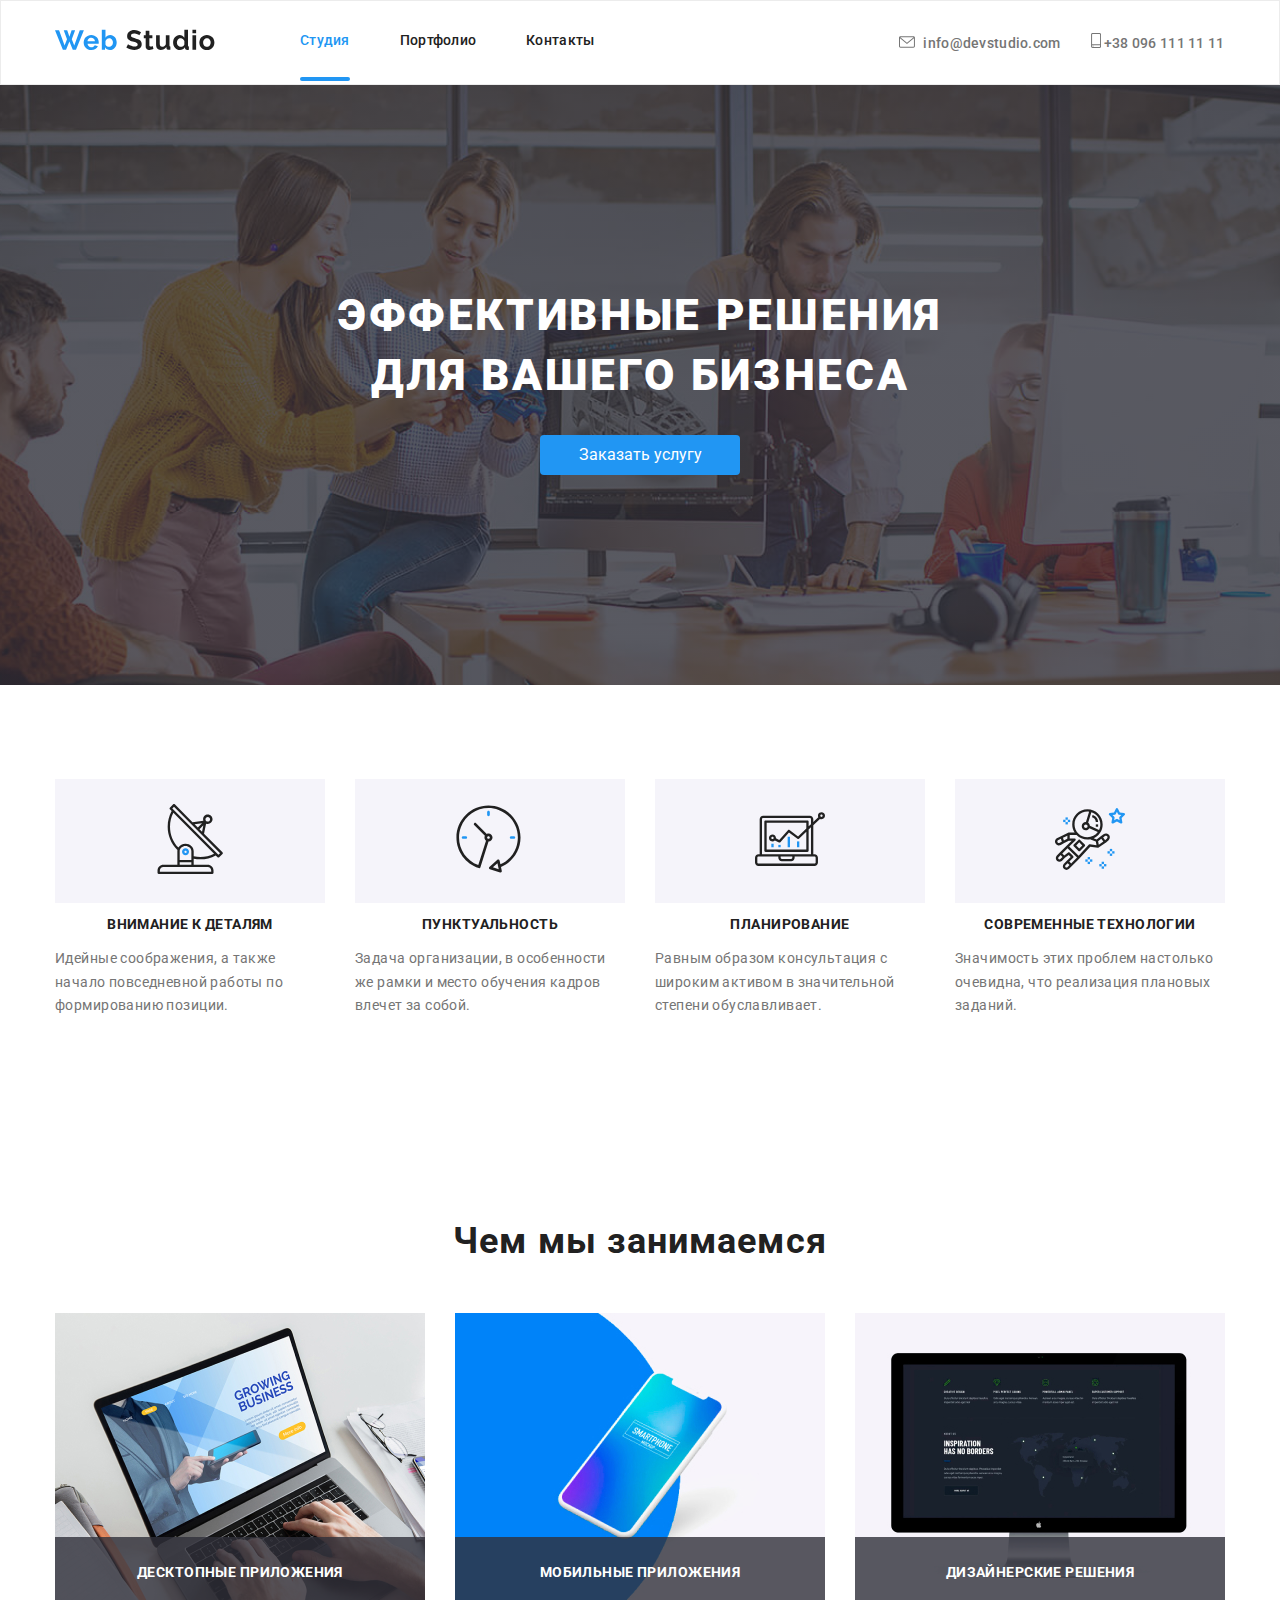
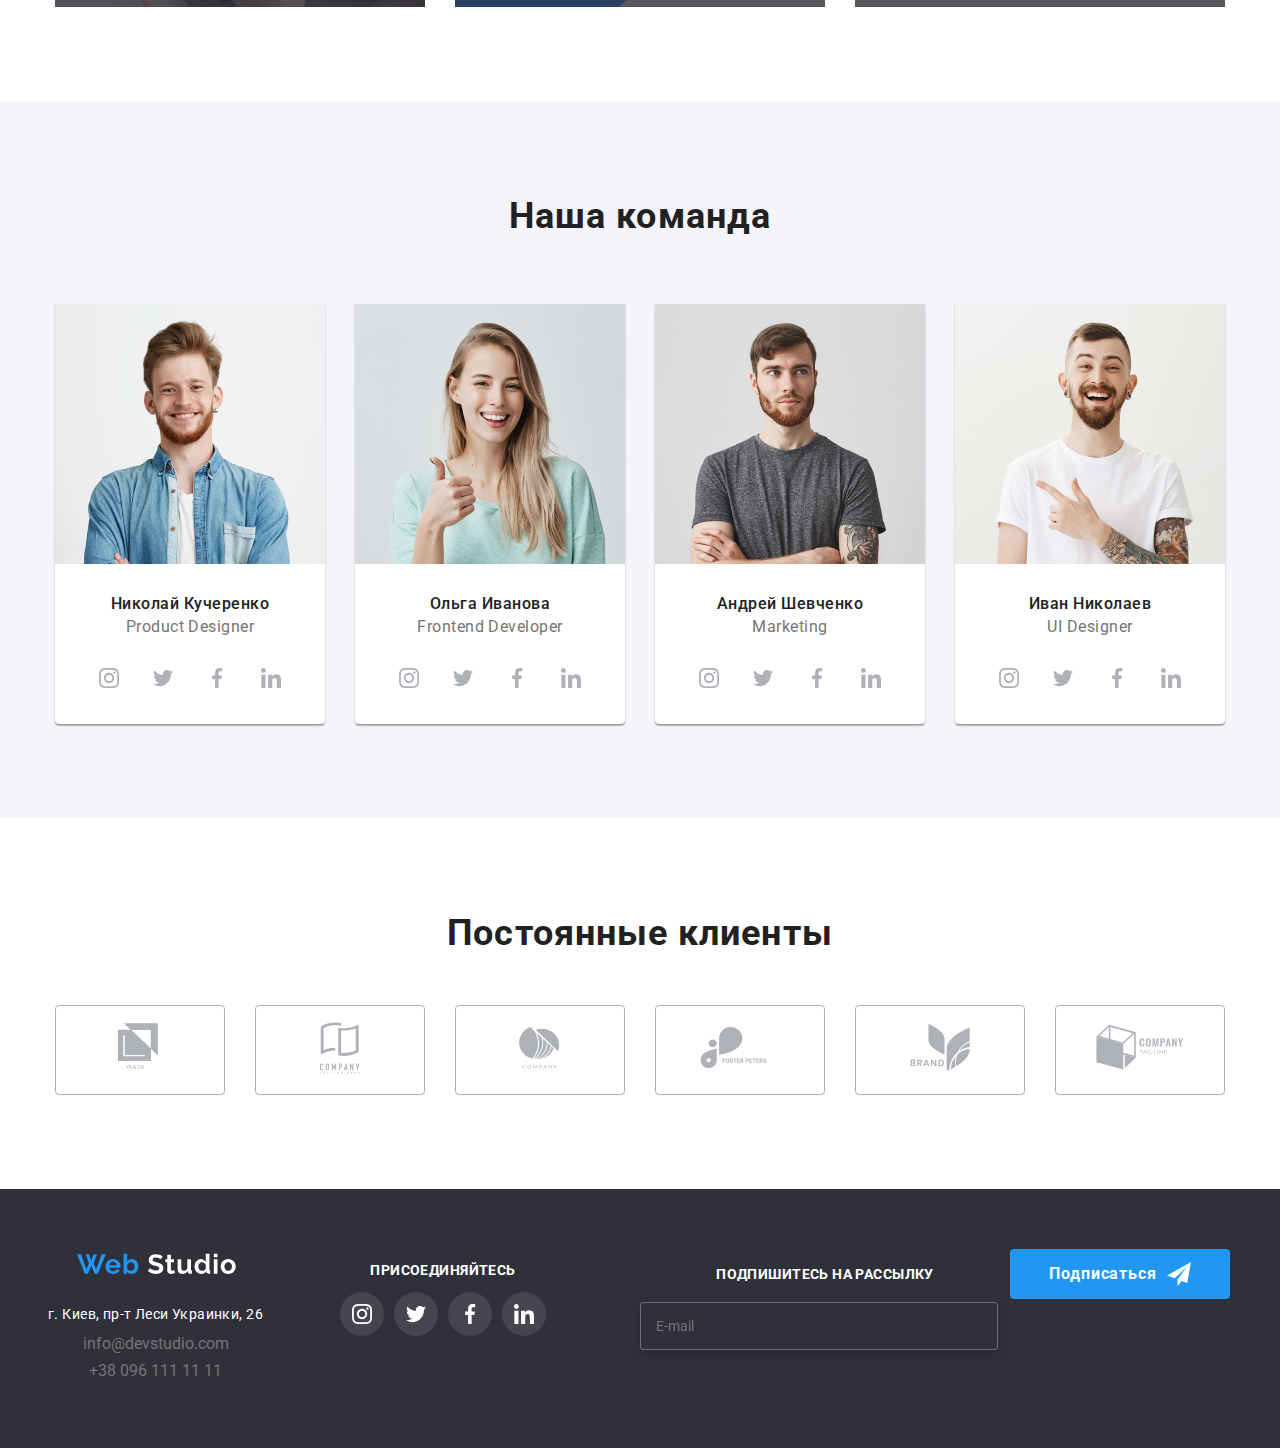
<file: index.html>
<!DOCTYPE html>
<html lang="ru">
  <head>
    <meta charset="UTF-8" />
    <meta name="viewport" content="width=device-width, initial-scale=1.0" />
    <link
      rel="stylesheet"
      href="https://cdnjs.cloudflare.com/ajax/libs/modern-normalize/0.7.0/modern-normalize.min.css"
    />
    <link
      href="https://fonts.googleapis.com/css2?family=Roboto:wght@700;900&display=swap"
      rel="stylesheet"
    />
    <link rel="stylesheet" href="./css/main.min.css" />
    <title>WebStudio</title>
  </head>

  <body class="page">
    <!-- header  -->
    <header>
      <div class="navigation-container">
        <div class="logo">
          <a href="./index.html">
            <svg class="header-icon-size">
              <use
                href="./images/sprite.svg#icon-WebStudio-header"
                width="160"
                height="30"
              />
            </svg>
          </a>
        </div>
        <!-- Site navigation -->
        <button
          type="button"
          class="menu-button"
          data-menu-button
          aria-expanded="false"
          aria-controls="menu-container"
        >
          <svg class="mob-menuicon" aria-label="Переключатель мобильного меню">
            <use
              class="icon-closeburger"
              href="./images/sprite.svg#icon-close-burger"
              width="18"
              height="18"
            ></use>
            <use
              class="icon-burger"
              href="./images/sprite.svg#icon-burger"
              width="24"
              height="16"
            ></use>
          </svg>
        </button>
        <div class="menu-container" id="menu-container" data-menu>
          <div class="navcontacts-container">
            <nav class="nav-bar">
              <ul class="nav list">
                <li class="nav-item">
                  <a class="nav-link current-link" href="./index.html"
                    >Студия</a
                  >
                </li>
                <li class="nav-item">
                  <a class="nav-link" href="./portfolio.html">Портфолио</a>
                </li>
                <li class="nav-item">
                  <a class="nav-link" href="">Контакты</a>
                </li>
              </ul>
            </nav>

            <!-- contacts -->

            <div class="contacts">
              <a class="email-style" href="mailto:info@devstudio.co"
                ><svg class="icon-email" width="16" height="12">
                  <use href="./images/sprite.svg#icon-envelope"></use>
                </svg>
                <span class="email-text"> info@devstudio.com</span>
              </a>

              <a class="phonenumber-style" href="tel:+380961111111"
                ><svg class="icon-phone" width="10" height="15">
                  <use href="./images/sprite.svg#icon-smartphone"></use>
                </svg>
                <span class="phonenumber-text"> +38 096 111 11 11</span>
              </a>
            </div>
          </div>
        </div>
      </div>
    </header>
    <main>
      <!-- Hero -->
      <section class="hero">
        <div class="cotainer-hero">
          <h1 class="hero-title no-margin">
            Эффективные решения <br />
            для вашего бизнеса
          </h1>
          <button type="button" class="button hero-btn" data-modal-open>
            Заказать услугу
          </button>
        </div>
      </section>
      <!-- Features -->
      <section class="features">
        <div class="container">
          <h2 class="title no-margin">
            *Логический заголовк,который не должен отображаться*
          </h2>
          <ul class="features-list list">
            <li class="item">
              <div class="features-icon-bcg">
                <svg class="features-icon">
                  <use
                    href="./images/sprite.svg#icon-antenna"
                    width="70"
                    height="70"
                  ></use>
                </svg>
              </div>
              <h3 class="features-title">Внимание к деталям</h3>
              <p class="features-text">
                Идейные соображения, а также начало повседневной работы по
                формированию позиции.
              </p>
            </li>
            <li class="item">
              <div class="features-icon-bcg">
                <svg class="features-icon">
                  <use
                    href="./images/sprite.svg#icon-clock"
                    width="67"
                    height="70"
                  ></use>
                </svg>
              </div>
              <h3 class="features-title">Пунктуальность</h3>
              <p class="features-text">
                Задача организации, в особенности же рамки и место обучения
                кадров влечет за собой.
              </p>
            </li>
            <li class="item">
              <div class="features-icon-bcg">
                <svg class="features-icon">
                  <use
                    href="./images/sprite.svg#icon-computer"
                    width="70"
                    height="70"
                  ></use>
                </svg>
              </div>
              <h3 class="features-title">Планирование</h3>
              <p class="features-text">
                Равным образом консультация с широким активом в значительной
                степени обуславливает.
              </p>
            </li>
            <li class="item">
              <div class="features-icon-bcg">
                <svg class="features-icon">
                  <use
                    href="./images/sprite.svg#icon-astronaut"
                    width="70"
                    height="70"
                  ></use>
                </svg>
              </div>
              <h3 class="features-title">Современные технологии</h3>
              <p class="features-text">
                Значимость этих проблем настолько очевидна, что реализация
                плановых заданий.
              </p>
            </li>
          </ul>
        </div>
      </section>
      <!-- Works -->
      <section class="works">
        <div class="container">
          <h2 class="works title">Чем мы занимаемся</h2>
          <!-- work types  -->
          <ul class="work-examples list">
            <li class="work-item">
              <img
                class="work-img"
                srcset="
                  ./images/desctop-app@1x.jpg 1x,
                  ./images/desctop-app@2x.jpg 2x
                "
                alt="Десктопные приложения"
                src="./images/desctop-app.jpg"
              />
              <h3 class="work-name">Десктопные приложения</h3>
            </li>
            <li class="work-item">
              <img
                class="work-img"
                srcset="
                  ./images/smatphone-app@1x.jpg 1x,
                  ./images/smatphone-app@2x.jpg 2x
                "
                alt="Мобильные приложения"
                src="./images/smatphone-app@1x.jpg"
              />
              <h3 class="work-name">Мобильные приложения</h3>
            </li>
            <li class="work-item">
              <img
                class="work-img"
                srcset="
                  ./images/design-solution@1x.jpg 1x,
                  ./images/design-solution@2x.jpg 2x
                "
                alt="Десктопные приложения"
                src="./images/design-solution@1x.jpg"
              />
              <h3 class="work-name">Дизайнерские решения</h3>
            </li>
          </ul>
        </div>
      </section>
      <!-- Our Team -->
      <section class="team">
        <div class="container">
          <div class="team-content">
            <h2 class="title">Наша команда</h2>
            <!-- team members -->
            <ul class="team-list list">
              <li class="team-item">
                <img
                  class="team-img"
                  srcset="
                    ./images/nikolai@1x.jpg 1x,
                    ./images/nikolai@2x.jpg 2x
                  "
                  alt="Николай Кучеренко"
                  src="./images/nikolai@1x.jpg"
                  width="320"
                />

                <h3 class="team-name">Николай Кучеренко</h3>
                <p class="team-text">Product Designer</p>
                <ul class="social list">
                  <li class="social-item">
                    <a class="social-link" href=""
                      ><svg class="social-icon" width="20" height="20">
                        <use href="./images/sprite.svg#icon-instagram"></use>
                      </svg>
                    </a>
                  </li>
                  <li class="social-item">
                    <a class="social-link" href=""
                      ><svg class="social-icon" width="22" height="20">
                        <use href="./images/sprite.svg#icon-twitter" />
                      </svg>
                    </a>
                  </li>
                  <li class="social-item">
                    <a class="social-link" href=""
                      ><svg class="social-icon" width="20" height="30">
                        <use href="./images/sprite.svg#icon-facebook" />
                      </svg>
                    </a>
                  </li>
                  <li class="social-item">
                    <a class="social-link" href=""
                      ><svg class="social-icon" width="20" height="20">
                        <use href="./images/sprite.svg#icon-linkedin" />
                      </svg>
                    </a>
                  </li>
                </ul>
              </li>
              <li class="team-item">
                <img
                  class="team-img"
                  srcset="./images/olga@1x.jpg 1x, ./images/olga@2x.jpg 2x"
                  alt="Николай Кучеренко"
                  src="./images/olga@1x.jpg"
                  width="320"
                />
                <h3 class="team-name">Ольга Иванова</h3>
                <p class="team-text">Frontend Developer</p>
                <ul class="social list">
                  <li class="social-item">
                    <a class="social-link" href=""
                      ><svg class="social-icon" width="20" height="20">
                        <use href="./images/sprite.svg#icon-instagram" />
                      </svg>
                    </a>
                  </li>
                  <li class="social-item">
                    <a class="social-link" href=""
                      ><svg class="social-icon" width="22" height="20">
                        <use href="./images/sprite.svg#icon-twitter" />
                      </svg>
                    </a>
                  </li>
                  <li class="social-item">
                    <a class="social-link" href=""
                      ><svg class="social-icon" width="20" height="30">
                        <use href="./images/sprite.svg#icon-facebook" />
                      </svg>
                    </a>
                  </li>
                  <li class="social-item">
                    <a class="social-link" href=""
                      ><svg class="social-icon" width="20" height="20">
                        <use href="./images/sprite.svg#icon-linkedin" />
                      </svg>
                    </a>
                  </li>
                </ul>
              </li>
              <li class="team-item">
                <img
                  class="team-img"
                  srcset="./images/andrei@1x.jpg 1x, ./images/andrei@2x.jpg 2x"
                  alt="Николай Кучеренко"
                  src="./images/andrei@1x.jpg"
                  width="320"
                />
                <h3 class="team-name">Андрей Шевченко</h3>
                <p class="team-text">Marketing</p>
                <ul class="social list">
                  <li class="social-item">
                    <a class="social-link" href=""
                      ><svg class="social-icon" width="20" height="20">
                        <use href="./images/sprite.svg#icon-instagram" />
                      </svg>
                    </a>
                  </li>
                  <li class="social-item">
                    <a class="social-link" href=""
                      ><svg class="social-icon" width="22" height="20">
                        <use href="./images/sprite.svg#icon-twitter" />
                      </svg>
                    </a>
                  </li>
                  <li class="social-item">
                    <a class="social-link" href=""
                      ><svg class="social-icon" width="20" height="30">
                        <use href="./images/sprite.svg#icon-facebook" />
                      </svg>
                    </a>
                  </li>
                  <li class="social-item">
                    <a class="social-link" href=""
                      ><svg class="social-icon" width="20" height="20">
                        <use href="./images/sprite.svg#icon-linkedin" />
                      </svg>
                    </a>
                  </li>
                </ul>
              </li>
              <li class="team-item">
                <img
                  class="team-img"
                  srcset="./images/ivan@1x.jpg 1x, ./images/ivan@2x.jpg 2x"
                  alt="Николай Кучеренко"
                  src="./images/ivan1x.jpg"
                  width="320"
                />
                <h3 class="team-name">Иван Николаев</h3>
                <p class="team-text">UI Designer</p>
                <ul class="social list">
                  <li class="social-item">
                    <a class="social-link" href=""
                      ><svg class="social-icon" width="20" height="20">
                        <use href="./images/sprite.svg#icon-instagram" />
                      </svg>
                    </a>
                  </li>
                  <li class="social-item">
                    <a class="social-link" href=""
                      ><svg class="social-icon" width="22" height="20">
                        <use href="./images/sprite.svg#icon-twitter" />
                      </svg>
                    </a>
                  </li>
                  <li class="social-item">
                    <a class="social-link" href=""
                      ><svg class="social-icon" width="20" height="30">
                        <use href="./images/sprite.svg#icon-facebook" />
                      </svg>
                    </a>
                  </li>
                  <li class="social-item">
                    <a class="social-link" href=""
                      ><svg class="social-icon" width="20" height="20">
                        <use href="./images/sprite.svg#icon-linkedin" />
                      </svg>
                    </a>
                  </li>
                </ul>
              </li>
            </ul>
          </div>
        </div>
      </section>
      <!-- Customers -->
      <section class="customers">
        <div class="container">
          <h2 class="title">Постоянные клиенты</h2>
          <!-- customers list -->
          <ul class="customers-logo list">
            <li class="customer-logo-pic">
              <a class="customers-link" href=""
                ><svg width="44" height="49">
                  <use href="./images/sprite.svg#icon-Client1" />
                </svg>
              </a>
            </li>
            <li class="customer-logo-pic">
              <a class="customers-link" href=""
                ><svg width="40" height="52">
                  <use href="./images/sprite.svg#icon-Client2" />
                </svg>
              </a>
            </li>
            <li class="customer-logo-pic">
              <a class="customers-link" href=""
                ><svg width="41" height="42">
                  <use href="./images/sprite.svg#icon-Client3" />
                </svg>
              </a>
            </li>
            <li class="customer-logo-pic">
              <a class="customers-link" href=""
                ><svg width="80" height="42">
                  <use href="./images/sprite.svg#icon-Client4" />
                </svg>
              </a>
            </li>
            <li class="customer-logo-pic">
              <a class="customers-link" href=""
                ><svg width="60" height="47">
                  <use href="./images/sprite.svg#icon-Client5" />
                </svg>
              </a>
            </li>
            <li class="customer-logo-pic">
              <a class="customers-link" href=""
                ><svg width="88" height="45">
                  <use href="./images/sprite.svg#icon-Client6" />
                </svg>
              </a>
            </li>
          </ul>
        </div>
      </section>

      <!-- MODAL WINDOW -->
      <div class="backdrop is-hidden" data-modal>
        <div class="modal">
          <a class="close-button" href="./index.html" data-modal-close
            ><svg width="30" height="30">
              <use href="./images/sprite.svg#icon-cancel-circle" />
            </svg>
          </a>

          <form class="callback-form" autocomplete="off">
            <h1 class="form-tittle">Оставьте свои данные, мы вам перезвоним</h1>
            <div class="form-field">
              <input
                class="form-input"
                id="name"
                name="name"
                type="text"
                placeholder=" "
              />
              <label class="form-lable" for="name">Имя</label>
              <svg class="modal-icon" width="13" height="13">
                <use href="./images/sprite.svg#icon-person-modal" />
              </svg>
            </div>
            <div class="form-field">
              <input
                class="form-input"
                id="tel"
                name="tel"
                type="tel"
                placeholder=" "
              />
              <label class="form-lable" for="tel">Телефон</label>
              <svg class="modal-icon" width="13" height="13">
                <use href="./images/sprite.svg#icon-phone-modal" />
              </svg>
            </div>
            <div class="form-field">
              <input
                class="form-input"
                id="mail"
                name="mail"
                type="email"
                placeholder=" "
              />
              <label class="form-lable" for="mail">Почта</label>
              <svg class="modal-icon" width="15" height="12">
                <use href="./images/sprite.svg#icon-envelope-modal" />
              </svg>
            </div>
            <div class="form-field">
              <label
                >Коментарий
                <textarea
                  name="comment"
                  rows="5"
                  placeholder="Введите текст"
                ></textarea>
              </label>
            </div>
            <div class="policy-field">
              <label class="checkbox-lable"
                ><input class="checkbox" name="agree" type="checkbox" />
                <span class="checkbox-icon"></span>
                <span class="mailing-agreement">
                  Соглашаюсь с рассылкой и принимаю
                  <a class="policy-link" href=""> Условия договора </a></span
                >
              </label>
            </div>
            <div class="submit">
              <button type="button" class="button submit-btn">
                Подписаться
              </button>
            </div>
          </form>
        </div>
      </div>
    </main>
    <!-- Footer -->
    <footer class="footer">
      <!-- logo -->

      <div class="footer-container">
        <div class="logo-footer">
          <a href="./index.html">
            <svg class="footer-icon-size">
              <use
                href="./images/sprite.svg#icon-WebStudio-foooter"
                width="160"
                height="30"
              />
            </svg>
          </a>

          <address>
            <span class="phys-address"> г. Киев, пр-т Леси Украинки, 26</span>
            <br />
            <!-- contacts -->
            <a href="mailto:info@devstudio.co">
              <span class="adress">info@devstudio.com</span></a
            >
            <br />
            <a href="tel:+380961111111">
              <span class="adress">+38 096 111 11 11</span></a
            >
          </address>
        </div>
        <!-- subscribe -->
        <div class="subscribe-container">
          <h2 class="subscribe-title">присоединяйтесь</h2>
          <ul class="footer-social list">
            <li class="footer-social-item">
              <a class="footer-social-link" href=""
                ><svg class="footer-social-icon" width="20" height="20">
                  <use href="./images/sprite.svg#icon-instagram" />
                </svg>
              </a>
            </li>
            <li class="footer-social-item">
              <a class="footer-social-link" href=""
                ><svg class="footer-social-icon" width="22" height="20">
                  <use href="./images/sprite.svg#icon-twitter" />
                </svg>
              </a>
            </li>
            <li class="footer-social-item">
              <a class="footer-social-link" href=""
                ><svg class="footer-social-icon" width="20" height="30">
                  <use href="./images/sprite.svg#icon-facebook" />
                </svg>
              </a>
            </li>
            <li class="footer-social-item">
              <a class="footer-social-link" href=""
                ><svg class="footer-social-icon" width="20" height="20">
                  <use href="./images/sprite.svg#icon-linkedin" />
                </svg>
              </a>
            </li>
          </ul>
        </div>
        <div class="mail-subscribe">
          <form class="suscribe-form">
            <label class="footer-field">
              <input name="mail" type="email" placeholder="E-mail" />
              <span class="mailing"> Подпишитесь на рассылку</span>
            </label>
            <button class="footer-btn" type="submit" class="submit-btn">
              Подписаться
            </button>
          </form>
        </div>
      </div>
    </footer>
    <script src="./js/modal.js"></script>
    <script src="./js/menu.js"></script>
  </body>
</html>
</file>
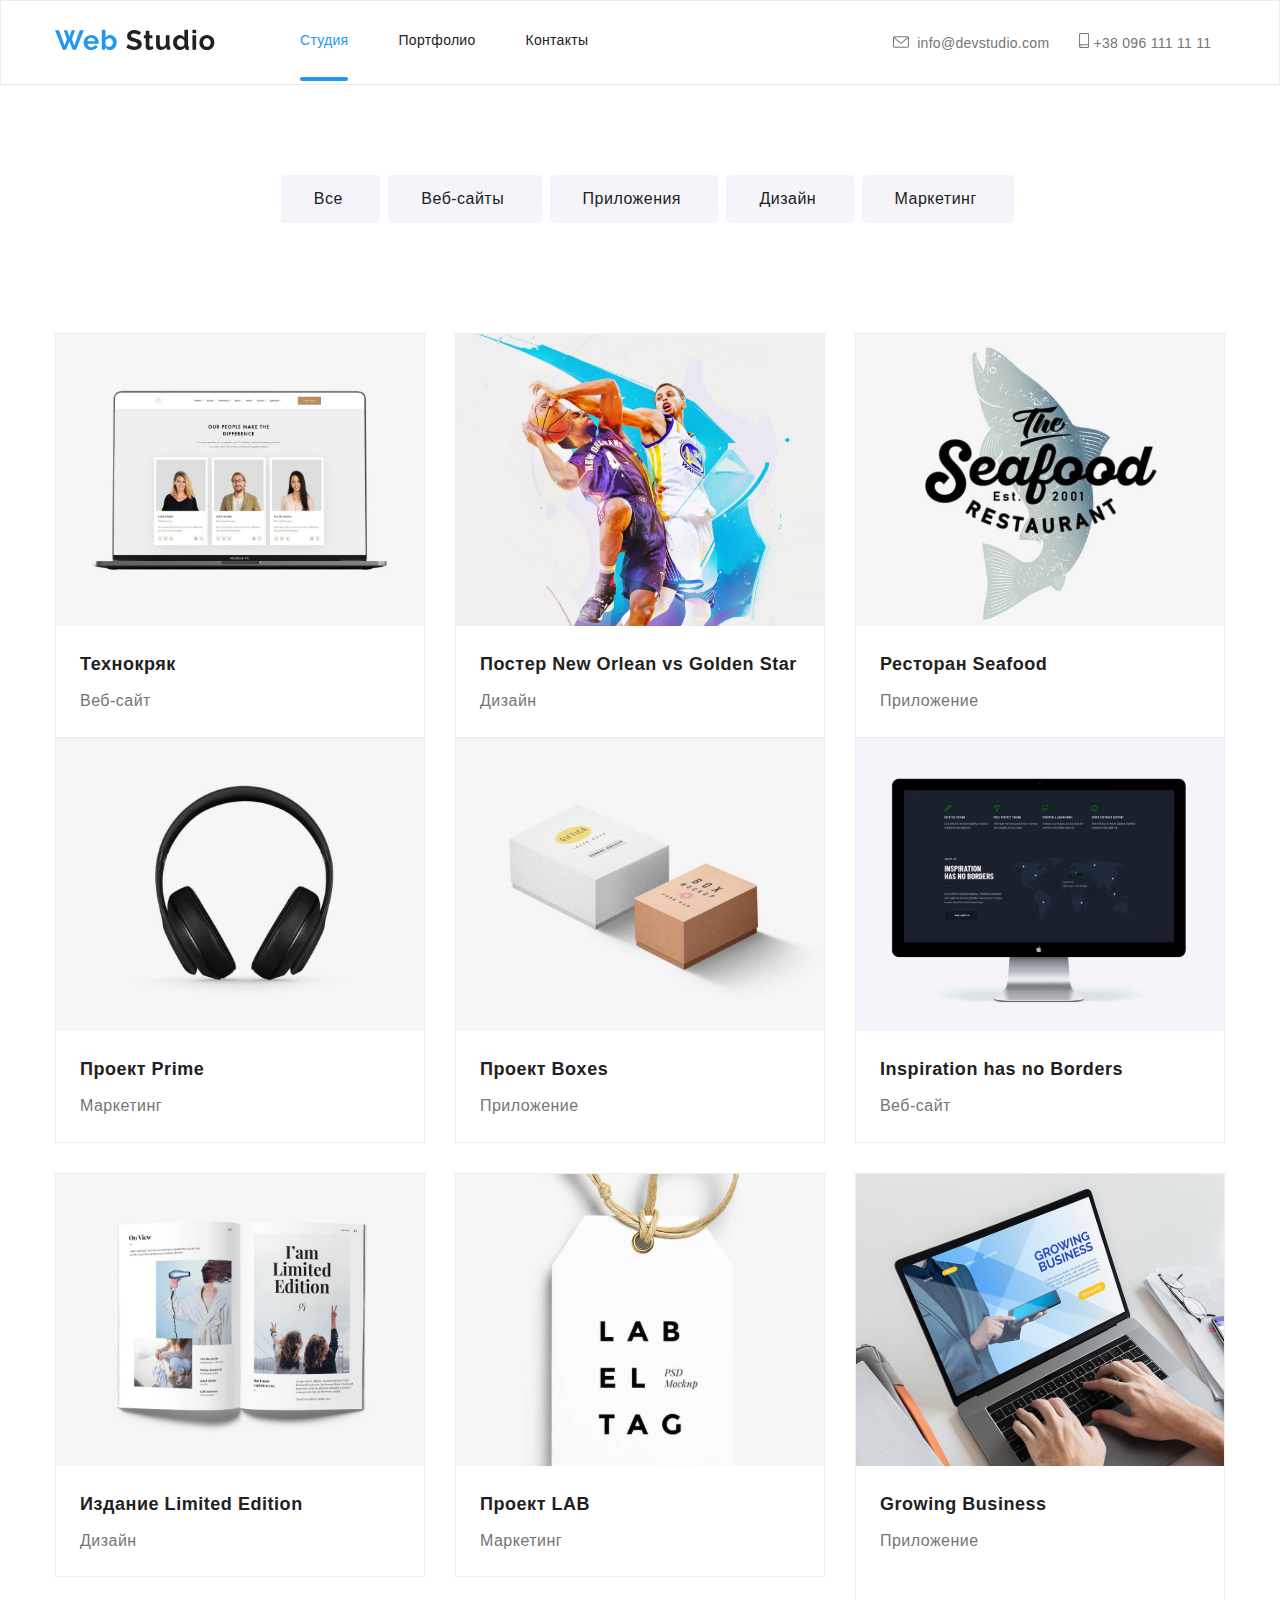
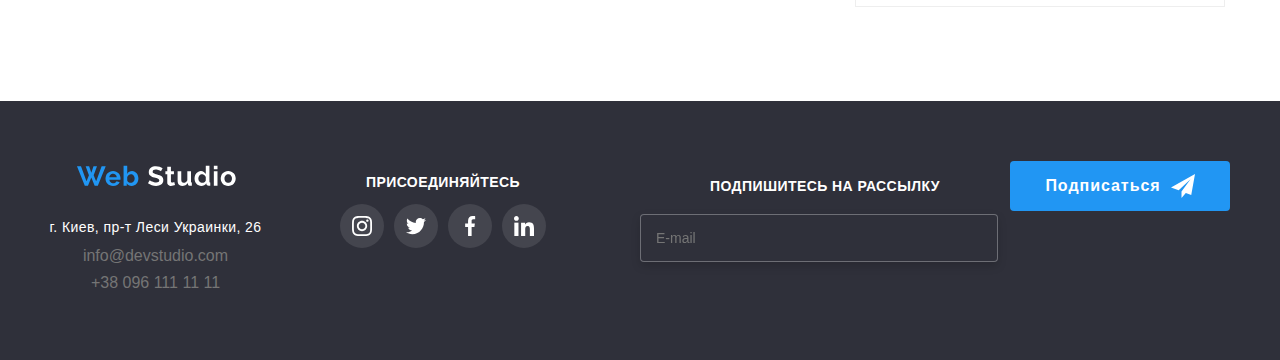
<file: portfolio.html>
<!DOCTYPE html>
<html lang="ru">
  <head>
    <meta charset="UTF-8" />
    <meta name="viewport" content="width=device-width, initial-scale=1.0" />
    <link
      rel="stylesheet"
      href="https://cdnjs.cloudflare.com/ajax/libs/modern-normalize/0.7.0/modern-normalize.min.css"
    />
    <link rel="stylesheet" href="./css/main.min.css" />
    <title>WebStudio</title>
  </head>

  <body class="page">
    <!-- header  -->
    <header>
      <div class="navigation-container">
        <div class="logo">
          <a href="./index.html">
            <svg class="header-icon-size">
              <use href="./images/sprite.svg#icon-WebStudio-header" width="160" height="30" />
            </svg>
          </a>
        </div>
        <!-- Site navigation -->
        <button type="button" class="menu-button" data-menu-button aria-expanded="false" aria-controls="menu-container">
          <svg class="mob-menuicon" aria-label="Переключатель мобильного меню">
            <use class="icon-closeburger" href="./images/sprite.svg#icon-close-burger" width="18" height="18"></use>
            <use class="icon-burger" href="./images/sprite.svg#icon-burger" width="24" height="16"></use>
          </svg>
        </button>
        <div class="menu-container" id="menu-container" data-menu>
          <div class="navcontacts-container">
            <nav class="nav-bar">
              <ul class="nav list">
                <li class="nav-item">
                  <a class="nav-link current-link" href="./index.html">Студия</a>
                </li>
                <li class="nav-item">
                  <a class="nav-link" href="./portfolio.html">Портфолио</a>
                </li>
                <li class="nav-item">
                  <a class="nav-link" href="">Контакты</a>
                </li>
              </ul>
            </nav>
    
            <!-- contacts -->
    
            <div class="contacts">
              <a class="email-style" href="mailto:info@devstudio.co"><svg class="icon-email" width="16" height="12">
                  <use href="./images/sprite.svg#icon-envelope"></use>
                </svg>
                <span class="email-text"> info@devstudio.com</span>
              </a>
    
              <a class="phonenumber-style" href="tel:+380961111111"><svg class="icon-phone" width="10" height="15">
                  <use href="./images/sprite.svg#icon-smartphone"></use>
                </svg>
                <span class="phonenumber-text"> +38 096 111 11 11</span>
              </a>
            </div>
          </div>
        </div>
      </div>
    </header>
    <main>
      <!-- OUr workk filter menu -->
      <section>
        <div class="container-portfolio">
          <div class="filter">
          <label  class="filter-lable"><span class="filter-name">Все</span>
            <input  class="filter-input" name="filter" type="radio" value="all" >
          </label>
          
          
          <label  class="filter-lable"><span class="filter-name">Веб-сайты</span>
            <input class="filter-input" name="filter" type="radio" value="web-sites" />
          </label>
          
          
          <label class="filter-lable"><span class="filter-name">Приложения</span>
            <input class="filter-input" name="filter" type="radio" value="apps" />
          </label>


          <label class="filter-lable"><span class="filter-name">Дизайн</span>
            <input class="filter-input"name="filter" type="radio" value="design" />
          </label>


           <label class="filter-lable"><span class="filter-name">Маркетинг</span>
             <input class="filter-input"name="filter" type="radio" value="marketing" />
           </label>
          </div>
            <h1 class="portfolio-notitle">
              *Логический заголовок котрый не должен отоюражатся*
            </h1>
          </div>

          <!-- OUR WORKS -->
         <section>
           

           
            <ul class="portfolio container list">
              <li class="portfolio-item">
                <a href="" >
                  <div class="portfolio-img">
                    <img class="portfolio-img-size" src="./images-portfolio/tehnokrak.svg" alt="Изображение веб-сайта на ноутбуке" width="480">
                    <div class="portfolio-text">
                      <p>
                        Технокряк это современная площадка распространения
                        коронавируса. Компании используют эту платформу для
                        цифрового шпионажа и атак на защищённые сервера
                        конкурентов.
                      </p>
                    </div>
                  </div>
                  <div class="portfolio-dsc">
                    <h2 class="portfolio-name">Технокряк</h2>
                    <p class="portfolio-type">Веб-сайт</p>
                  </div>
                </a>
              </li>
              <li class="portfolio-item">
                <a href="">
                  <div class="portfolio-img">
                    <img class="portfolio-img-size" src="./images-portfolio/basketball-poster.svg" alt="Постер New Orlean vs Golden Star" width="480">
                    <div class="portfolio-text">
                      <p>
                        Технокряк это современная площадка распространения
                        коронавируса. Компании используют эту платформу для
                        цифрового шпионажа и атак на защищённые сервера
                        конкурентов.
                      </p>
                    </div>
                  </div>
                  <div class="portfolio-dsc">
                    <h2 class="portfolio-name">Постер New Orlean vs Golden Star</h2>
                    <p class="portfolio-type">Дизайн</p>
                  </div>
                </a>
              </li>
              <li class="portfolio-item">
                <a href="">
                  <div class="portfolio-img">
                    <img class="portfolio-img-size" src="./images-portfolio/seafood-logo.svg" alt="Лого Ресторана" width="480">
                    <div class="portfolio-text">
                      <p>
                        Технокряк это современная площадка распространения
                        коронавируса. Компании используют эту платформу для
                        цифрового шпионажа и атак на защищённые сервера
                        конкурентов.
                      </p>
                    </div>
                  </div>
                  <div class="portfolio-dsc">
                    <h2 class="portfolio-name">Ресторан Seafood</h2>
                    <p class="portfolio-type">Приложение</p>
                  </div>
                </a>
              </li>
              <li class="portfolio-item">
                <a href="">
                  <div class="portfolio-img">
                    <img class="portfolio-img-size" src="./images-portfolio/headphones.svg" alt="Наушники" width="480">
                    <div class="portfolio-text">
                      <p>
                        Технокряк это современная площадка распространения
                        коронавируса. Компании используют эту платформу для
                        цифрового шпионажа и атак на защищённые сервера
                        конкурентов.
                      </p>
                    </div>
                  </div>
                  <div class="portfolio-dsc">
                    <h2 class="portfolio-name">Проект Prime</h2>
                    <p class="portfolio-type">Маркетинг</p>
                  </div>
                </a>
              </li>
              <li class="portfolio-item">
                <a href="">
                  <div class="portfolio-img">
                    <img class="portfolio-img-size" src="./images-portfolio/boxes-project.svg" alt="Проэкт Boxes" width="480">
                    <div class="portfolio-text">
                      <p>
                        Технокряк это современная площадка распространения
                        коронавируса. Компании используют эту платформу для
                        цифрового шпионажа и атак на защищённые сервера
                        конкурентов.
                      </p>
                    </div>
                  </div>
                  <div class="portfolio-dsc">
                    <h2 class="portfolio-name">Проект Boxes</h2>
                    <p class="portfolio-type">Приложение</p>
                  </div>
                </a>
              </li>
              <li class="portfolio-item">
                <a href="">
                  <div class="portfolio-img">
                    <img class="portfolio-img-size" src="./images-portfolio/desktop-screen.svg" alt="Монитор" width="480">
                    <div class="portfolio-text">
                      <p>
                        Технокряк это современная площадка распространения
                        коронавируса. Компании используют эту платформу для
                        цифрового шпионажа и атак на защищённые сервера
                        конкурентов.
                      </p>
                    </div>
                  </div>
                  <div class="portfolio-dsc">
                    <h2 class="portfolio-name">Inspiration has no Borders</h2>
                    <p class="portfolio-type">Веб-сайт</p>
                  </div>
                </a>
              </li>
              <li class="portfolio-item">
                <a href="">
                  <div class="portfolio-img">
                    <img class="portfolio-img-size" src="./images-portfolio/limitededition.svg" alt="Книга" width="480">
                    <div class="portfolio-text">
                      <p>
                        Технокряк это современная площадка распространения
                        коронавируса. Компании используют эту платформу для
                        цифрового шпионажа и атак на защищённые сервера
                        конкурентов.
                      </p>
                    </div>
                  </div>
                  <div class="portfolio-dsc">
                    <h2 class="portfolio-name">Издание Limited Edition</h2>
                    <p class="portfolio-type">Дизайн</p>
                  </div>
                </a>
              </li>
              <li class="portfolio-item">
                <a href="">
                  <div class="portfolio-img">
                    <img class="portfolio-img-size" src="./images-portfolio/labletag.svg" alt="Лэйблтэг" width="480">
                    <div class="portfolio-text">
                      <p>
                        Технокряк это современная площадка распространения
                        коронавируса. Компании используют эту платформу для
                        цифрового шпионажа и атак на защищённые сервера
                        конкурентов.
                      </p>
                    </div>
                  </div>
                  <div class="portfolio-dsc">
                    <h2 class="portfolio-name">Проект LAB</h2>
                    <p class="portfolio-type">Маркетинг</p>
                  </div>
                </a>
              </li>
              <li class="portfolio-item">
                <a href="">
                  <div class="portfolio-img">
                    <img class="portfolio-img-size" src="./images-portfolio/laptop-grow-buis.svg" alt="Лаптоп" width="480">
                    <div class="portfolio-text">
                      <p>
                        Технокряк это современная площадка распространения
                        коронавируса. Компании используют эту платформу для
                        цифрового шпионажа и атак на защищённые сервера
                        конкурентов.
                      </p>
                    </div>
                  </div>
                  <div class="portfolio-dsc">
                    <h2 class="portfolio-name">Growing Business</h2>
                    <p class="portfolio-type">Приложение</p>
                  </div>
                </a>
              </li>
           </ul>
         </section>
      </main>
    <footer class="footer">
      <!-- logo -->
    
      <div class="footer-container">
        <div class="logo-footer">
          <a href="./index.html">
            <svg class="footer-icon-size">
              <use href="./images/sprite.svg#icon-WebStudio-foooter" width="160" height="30" />
            </svg>
          </a>
    
          <address>
            <span class="phys-address"> г. Киев, пр-т Леси Украинки, 26</span>
            <br />
            <!-- contacts -->
            <a href="mailto:info@devstudio.co">
              <span class="adress">info@devstudio.com</span></a>
            <br />
            <a href="tel:+380961111111">
              <span class="adress">+38 096 111 11 11</span></a>
          </address>
        </div>
        <!-- subscribe -->
        <div class="subscribe-container">
          <h2 class="subscribe-title">присоединяйтесь</h2>
          <ul class="footer-social list">
            <li class="footer-social-item">
              <a class="footer-social-link" href=""><svg class="footer-social-icon" width="20" height="20">
                  <use href="./images/sprite.svg#icon-instagram" />
                </svg>
              </a>
            </li>
            <li class="footer-social-item">
              <a class="footer-social-link" href=""><svg class="footer-social-icon" width="22" height="20">
                  <use href="./images/sprite.svg#icon-twitter" />
                </svg>
              </a>
            </li>
            <li class="footer-social-item">
              <a class="footer-social-link" href=""><svg class="footer-social-icon" width="20" height="30">
                  <use href="./images/sprite.svg#icon-facebook" />
                </svg>
              </a>
            </li>
            <li class="footer-social-item">
              <a class="footer-social-link" href=""><svg class="footer-social-icon" width="20" height="20">
                  <use href="./images/sprite.svg#icon-linkedin" />
                </svg>
              </a>
            </li>
          </ul>
        </div>
        <div class="mail-subscribe">
          <form class="suscribe-form">
            <label class="footer-field">
              <input name="mail" type="email" placeholder="E-mail" />
              <span class="mailing"> Подпишитесь на рассылку</span>
            </label>
            <button class="footer-btn" type="submit" class="submit-btn">
              Подписаться
            </button>
          </form>
        </div>
      </div>
    </footer>
    <script src="./js/menu.js"></script>
  </body>
</html>
</file>
<file: css/main.min.css>
.page{font-family:"Roboto", sans-serif;color:#212121;background-color:#fff}a{color:inherit;text-decoration:none}img{display:block;max-width:100%;height:auto}.visually-hidden{position:absolute !important;clip:rect(1px 1px 1px 1px);clip:rect(1px, 1px, 1px, 1px);padding:0 !important;border:0 !important;height:1px !important;width:1px !important;overflow:hidden}.list{list-style:none;padding:0px;margin:0px}.container{padding-left:15px;padding-right:15px;margin-right:auto;margin-left:auto}@media screen and (max-width: 767px){.container{width:100%;padding-bottom:60px;padding-top:60px}}@media screen and (min-width: 768px){.container{max-width:767px;padding-bottom:60px;padding-top:60px}}@media screen and (min-width: 1140px){.container{max-width:1200px;padding-bottom:94px;padding-top:94px}}.button{min-width:200px;padding:10px 32px;color:#fff;background:#2196f3;border-radius:4px;border:1px solid transparent}.button:hover,.button:focus{color:#2196f3;background:#fff}.title{font-weight:700;font-size:36px;line-height:1.2;text-align:center;letter-spacing:0.03em}@media screen and (max-width: 1140px){.title{margin:0 0 30px 0}}@media screen and (min-width: 1140px){.title{margin:0 0 50px 0}}.no-margin{margin:0px}.contacts{display:-webkit-box;display:-ms-flexbox;display:flex;-webkit-box-orient:vertical;-webkit-box-direction:normal;-ms-flex-direction:column;flex-direction:column}@media screen and (min-width: 768px){.contacts{margin-left:80px;padding:16px 0}}@media screen and (min-width: 1140px){.contacts{-webkit-box-orient:horizontal;-webkit-box-direction:normal;-ms-flex-direction:row;flex-direction:row;margin-left:305px;padding:32px 0;-webkit-box-align:baseline;-ms-flex-align:baseline;align-items:baseline}}.logo{display:-webkit-inline-box;display:-ms-inline-flexbox;display:inline-flex;-webkit-box-align:center;-ms-flex-align:center;align-items:center}@media screen and (max-width: 768px){.logo{padding-top:16px;padding-bottom:16px}}@media screen and (min-width: 768px){.logo{margin-right:85px;padding:16px 0}}.header-icon-size{width:160px;height:30px}.nav{font-weight:500;font-size:14px;line-height:1.1;letter-spacing:0.02em}.nav-link{position:relative;display:inline-block;padding-top:32px;padding-bottom:32px;-webkit-transition:color 250ms cubic-bezier(0.4, 0, 0.2, 1);transition:color 250ms cubic-bezier(0.4, 0, 0.2, 1)}.nav-link:hover{color:#2196f3}@media screen and (min-width: 768px){.nav{display:-webkit-box;display:-ms-flexbox;display:flex}}@media screen and (min-width: 768px){.nav-item+.nav-item{margin-left:50px}}.current-link::after{content:"";display:-webkit-box;display:-ms-flexbox;display:flex;position:absolute;left:0px;top:40px;-webkit-transform:translateY(900%);transform:translateY(900%);height:4px;width:100%;background:#2196f3;border-radius:2px}.current-link{color:#2196f3}.menu-container{z-index:7;background-color:#fff;text-align:center;font-weight:500;font-size:18px;line-height:1.1;letter-spacing:0.02em}@media screen and (max-width: 767px){.menu-container{display:none;position:absolute;top:100%;left:0;width:100%;padding:60px 0}}.menu-container.is-open{display:block}.menu-button .icon-closeburger{display:none}.menu-button.is-open .icon-closeburger{display:block}.menu-button.is-open .icon-burger{display:none}.navigation-container{padding-left:15px;padding-right:15px;margin-right:auto;margin-left:auto}@media screen and (max-width: 767px){.navigation-container{height:60px;width:100%;display:-webkit-box;display:-ms-flexbox;display:flex;-webkit-box-pack:justify;-ms-flex-pack:justify;justify-content:space-between}}@media screen and (min-width: 768px){.navigation-container{max-width:768px;display:-webkit-box;display:-ms-flexbox;display:flex}}@media screen and (min-width: 1140px){.navigation-container{min-width:1200px}}@media screen and (min-width: 768px){.navcontacts-container{display:-webkit-box;display:-ms-flexbox;display:flex}}.menu-button{border:none;background-color:transparent}.menu-button:hover,.menu-button:active{fill:#2196f3}@media screen and (min-width: 768px){.menu-button{display:none}}.mob-menuicon{height:20px;width:20px}header{border:1px solid #ececec;position:relative}.email-style{color:#757575;fill:#757575;-webkit-transition:color 250ms cubic-bezier(0.4, 0, 0.2, 1),fill 250ms cubic-bezier(0.4, 0, 0.2, 1);transition:color 250ms cubic-bezier(0.4, 0, 0.2, 1),fill 250ms cubic-bezier(0.4, 0, 0.2, 1)}@media screen and (max-width: 1140px){.email-style{margin-bottom:10px}}@media screen and (min-width: 767px){.email-style{display:-webkit-inline-box;display:-ms-inline-flexbox;display:inline-flex}}@media screen and (min-width: 1140px){.email-style{margin-right:30px}}.email-style:hover,.email-style:focus{color:#2196f3;fill:#2196f3}.email-text{margin-left:8px;font-style:normal;font-style:normal;font-weight:500;font-size:14px;line-height:1.14;letter-spacing:0.02em}@media screen and (max-width: 767px){.email-text{display:inline-block;margin-bottom:16px}}.phonenumber-style{font-style:normal;font-weight:500;font-size:14px;line-height:1.14;letter-spacing:0.02em}.phonenumber-style{color:#757575;fill:#757575;-webkit-transition:color 250ms cubic-bezier(0.4, 0, 0.2, 1),fill 250ms cubic-bezier(0.4, 0, 0.2, 1);transition:color 250ms cubic-bezier(0.4, 0, 0.2, 1),fill 250ms cubic-bezier(0.4, 0, 0.2, 1)}.phonenumber-style:focus,.phonenumber-style:hover{color:#2196f3;fill:#2196f3}.hero-btn{margin-top:30px}.features .title{display:none}@media screen and (min-width: 768px){.features-list{display:-webkit-box;display:-ms-flexbox;display:flex;-ms-flex-wrap:wrap;flex-wrap:wrap;margin:-15px}}@media screen and (min-width: 1140px){.features-list{-ms-flex-wrap:nowrap;flex-wrap:nowrap}}.features-icon-bcg{text-align:center;padding:25px 0;background-color:#f5f4fa}@media screen and (min-width: 768px){.list .item{-ms-flex-preferred-size:calc((100% - 4 * 15px) / 2);flex-basis:calc((100% - 4 * 15px) / 2);margin:15px}}@media screen and (min-width: 1140px){.list .item{-ms-flex-preferred-size:calc((100% - 3 * 30px) / 4);flex-basis:calc((100% - 3 * 30px) / 4)}}.features-icon{width:70px;height:70px}.features-title{text-align:center;font-weight:700;font-size:14px;line-height:1.1;letter-spacing:0.03em;text-transform:uppercase}.features-text{color:#757575;font-size:14px;line-height:1.7;letter-spacing:0.03em}.customers-logo{display:-webkit-box;display:-ms-flexbox;display:flex;-ms-flex-wrap:wrap;flex-wrap:wrap;margin:-15px}.customer-logo-pic{-ms-flex-preferred-size:calc((100% - 4 * 15px) / 2);flex-basis:calc((100% - 4 * 15px) / 2);height:90px;margin:15px;display:-webkit-box;display:-ms-flexbox;display:flex;-webkit-box-pack:center;-ms-flex-pack:center;justify-content:center;-webkit-box-align:center;-ms-flex-align:center;align-items:center;border:1px solid #afb1b8;-webkit-box-sizing:border-box;box-sizing:border-box;border-radius:4px;-webkit-transition:border 250ms cubic-bezier(0.4, 0, 0.2, 1);transition:border 250ms cubic-bezier(0.4, 0, 0.2, 1)}@media screen and (min-width: 768px){.customer-logo-pic{-ms-flex-preferred-size:calc((100% - 6 * 15px) / 3);flex-basis:calc((100% - 6 * 15px) / 3)}}@media screen and (min-width: 1140px){.customer-logo-pic{-ms-flex-preferred-size:calc((100% - 12 * 15px) / 6);flex-basis:calc((100% - 12 * 15px) / 6)}}.customer-logo-pic:focus,.customer-logo-pic:hover{border:1px solid #2196f3}.customers-link{fill:#afb1b8;-webkit-transition:fill 250ms cubic-bezier(0.4, 0, 0.2, 1);transition:fill 250ms cubic-bezier(0.4, 0, 0.2, 1)}.customers-link:hover,.customers-link:focus{fill:#2196f3}@media screen and (max-width: 768px){.works{display:none}}@media screen and (min-width: 768px){.works{display:none}}@media screen and (min-width: 1140px){.works{display:-webkit-box;display:-ms-flexbox;display:flex}}@media screen and (min-width: 1140px){.works .title{display:block;text-align:center;margin-bottom:50px;margin-top:0px}}.work-examples{display:-webkit-box;display:-ms-flexbox;display:flex}.work-item{position:relative}.work-img{display:block}.work-item+.work-item{margin-left:30px}.work-name{position:absolute;display:-webkit-box;display:-ms-flexbox;display:flex;-webkit-box-pack:center;-ms-flex-pack:center;justify-content:center;-webkit-box-align:center;-ms-flex-align:center;align-items:center;bottom:0px;width:370px;height:70px;margin:0px;font-weight:700;font-size:14px;line-height:1.1;letter-spacing:0.03em;text-transform:uppercase;color:#ffffff;background-color:rgba(47,48,58,0.8)}@media screen and (max-width: 768px){.team-content{padding:0}}@media screen and (min-width: 768px){.team-list{display:-webkit-box;display:-ms-flexbox;display:flex;-ms-flex-wrap:wrap;flex-wrap:wrap;margin:-15px}}@media screen and (min-width: 1140px){.team-list{-ms-flex-wrap:nowrap;flex-wrap:nowrap;margin-top:50px}}.team{background-color:#f5f4fa}.team-item{margin-right:auto;margin-left:auto;display:block;-webkit-box-shadow:0px 2px 1px rgba(0,0,0,0.2),0px 1px 1px rgba(0,0,0,0.14),0px 1px 3px rgba(0,0,0,0.12);box-shadow:0px 2px 1px rgba(0,0,0,0.2),0px 1px 1px rgba(0,0,0,0.14),0px 1px 3px rgba(0,0,0,0.12);border-radius:0px 0px 4px 4px;background-color:#fff}@media screen and (max-width: 768px){.team-item{margin-bottom:30px}}@media screen and (min-width: 768px){.team-item{-ms-flex-preferred-size:calc((100% - 4 * 15px) / 2);flex-basis:calc((100% - 4 * 15px) / 2);margin:15px}}@media screen and (max-width: 1140px){.team-img{width:100%}}.team-name{font-weight:500;font-size:16px;line-height:1.2;letter-spacing:0.03em;margin-top:30px;margin-bottom:0px;text-align:center}.team-text{font-size:16px;line-height:1.2;letter-spacing:0.03em;color:#757575;margin-top:10px;margin-bottom:0px;text-align:center;margin:4px}.social{padding-top:16px;padding-bottom:24px;display:-webkit-box;display:-ms-flexbox;display:flex;-webkit-box-pack:center;-ms-flex-pack:center;justify-content:center}.social-item+.social-item{margin-left:10px}.social-link{display:-webkit-box;display:-ms-flexbox;display:flex;-webkit-box-pack:center;-ms-flex-pack:center;justify-content:center;-webkit-box-align:center;-ms-flex-align:center;align-items:center;width:44px;height:44px;border-radius:50%;fill:#afb1b8;-webkit-transition:background-color 250ms cubic-bezier(0.4, 0, 0.2, 1),fill 250ms cubic-bezier(0.4, 0, 0.2, 1);transition:background-color 250ms cubic-bezier(0.4, 0, 0.2, 1),fill 250ms cubic-bezier(0.4, 0, 0.2, 1)}.social-link:hover,.social-link:focus{background-color:#2196f3;fill:#ffffff}.footer{display:block;width:100%;background-color:#2f303a}.footer-container{padding:60px 15px;margin-left:auto;margin-right:auto;width:100%}@media screen and (min-width: 768px){.footer-container{display:-webkit-box;display:-ms-flexbox;display:flex;-ms-flex-wrap:wrap;flex-wrap:wrap;max-width:768px;padding:60px 0}}@media screen and (min-width: 1140px){.footer-container{-ms-flex-wrap:nowrap;flex-wrap:nowrap;max-width:1200px}}.logo-footer{text-align:center}@media screen and (max-width: 768px){.logo-footer{margin-bottom:60px}}@media screen and (min-width: 768px){.logo-footer{width:50%}}@media screen and (min-width: 1140px){.logo-footer{width:231px;margin-right:69px}}.phys-address{font-size:14px;line-height:1.7;letter-spacing:0.03em;font-style:normal;color:#fff;display:inline-block;margin-bottom:8px}.adress{color:#757575;font-style:normal;display:inline-block;margin-bottom:8px}@media screen and (min-width: 768px){.subscribe-container{width:50%}}@media screen and (min-width: 1140px){.subscribe-container{width:206px;margin-right:94px}}.subscribe-title{text-align:center;font-weight:700;font-size:14px;line-height:1.4;letter-spacing:0.03em;text-transform:uppercase;color:#fff}.footer-icon-size{width:160px;height:30px;margin-bottom:20px}.footer-social{display:-webkit-box;display:-ms-flexbox;display:flex;-webkit-box-pack:center;-ms-flex-pack:center;justify-content:center}.footer-social-link{display:-webkit-box;display:-ms-flexbox;display:flex;width:44px;height:44px;background-color:rgba(255,255,255,0.1);fill:#ffffff;border-radius:50%;-webkit-box-pack:center;-ms-flex-pack:center;justify-content:center;-webkit-box-align:center;-ms-flex-align:center;align-items:center;-webkit-transition:background-color 250ms cubic-bezier(0.4, 0, 0.2, 1);transition:background-color 250ms cubic-bezier(0.4, 0, 0.2, 1)}.footer-social-link:hover,.footer-social-link:focus{background-color:#2196f3}.footer-social-item+.footer-social-item{margin-left:10px}.suscribe-form{display:block;text-align:center;width:100%}@media screen and (max-width: 1140px){.suscribe-form{padding:60px 15px 0px 15px;margin-left:auto;margin-right:auto}}@media screen and (min-width: 1140px){.suscribe-form{width:570px;display:-webkit-box;display:-ms-flexbox;display:flex;-webkit-box-orient:horizontal;-webkit-box-direction:normal;-ms-flex-direction:row;flex-direction:row;-webkit-box-align:baseline;-ms-flex-align:baseline;align-items:baseline}}@media screen and (max-width: 1140px){.mail-subscribe{width:100%}}.footer-field{display:-webkit-box;display:-ms-flexbox;display:flex;-webkit-box-orient:vertical;-webkit-box-direction:reverse;-ms-flex-direction:column-reverse;flex-direction:column-reverse;text-align:center}.footer-field input{padding:15px;border:1px solid rgba(255,255,255,0.3);-webkit-filter:drop-shadow(0px 4px 4px rgba(0,0,0,0.15));filter:drop-shadow(0px 4px 4px rgba(0,0,0,0.15));border-radius:4px;color:rgba(255,255,255,0.6);background-color:#2f303a}@media screen and (min-width: 1140px){.footer-field input{width:358px;margin-right:12px}}.footer-field{font-weight:700;font-size:14px;line-height:16px;letter-spacing:0.03em;text-transform:uppercase;color:#fff}.mailing{margin-bottom:20px}.footer-btn{display:-webkit-inline-box;display:-ms-inline-flexbox;display:inline-flex;text-align:center;-webkit-box-pack:center;-ms-flex-pack:center;justify-content:center;-webkit-box-align:center;-ms-flex-align:center;align-items:center;padding:10px 32px;height:50px;min-width:220px;color:#fff;background:#2196f3;border-radius:4px;border:1px solid transparent;font-weight:700;font-size:16px;line-height:1.8;letter-spacing:0.06em}@media screen and (max-width: 1140px){.footer-btn{margin-top:20px}}.footer-btn::after{content:"";display:block;margin-left:10px;width:24px;height:24px;background-image:url(../images/send.svg);background-size:contain}.hero{background-image:-webkit-gradient(linear, left top, right top, from(rgba(47,48,58,0.8)), to(rgba(47,48,58,0.8))),url(../images/Header-mob@2x.jpg);background-image:linear-gradient(to right, rgba(47,48,58,0.8), rgba(47,48,58,0.8)),url(../images/Header-mob@2x.jpg);height:600px;width:100%;background-repeat:no-repeat;background-position:center;background-size:cover;text-align:center;background-color:#212121}@media screen and (min-width: 768px){.hero{background-image:-webkit-gradient(linear, left top, right top, from(rgba(47,48,58,0.8)), to(rgba(47,48,58,0.8))),url(../images/Header-tab@2x.jpg);background-image:linear-gradient(to right, rgba(47,48,58,0.8), rgba(47,48,58,0.8)),url(../images/Header-tab@2x.jpg)}}@media screen and (min-width: 1140px){.hero{background-image:-webkit-gradient(linear, left top, right top, from(rgba(47,48,58,0.8)), to(rgba(47,48,58,0.8))),url(../images/Header-desctop@1x.jpg);background-image:linear-gradient(to right, rgba(47,48,58,0.8), rgba(47,48,58,0.8)),url(../images/Header-desctop@1x.jpg)}}.hero-title{font-weight:900;font-size:26px;line-height:42px;text-align:center;letter-spacing:0.06em;text-transform:uppercase;color:#fff}@media screen and (min-width: 1140px){.hero-title{font-size:44px;line-height:60px}}.cotainer-hero{padding-top:200px}.filter{-webkit-box-pack:center;-ms-flex-pack:center;justify-content:center;text-align:center;display:-webkit-box;display:-ms-flexbox;display:flex;padding-top:60px;margin-left:15px}@media screen and (max-width: 767px){.filter{max-width:500px;-webkit-box-pack:start;-ms-flex-pack:start;justify-content:start;-ms-flex-wrap:wrap;flex-wrap:wrap}}@media screen and (min-width: 1140px){.filter{padding-top:90px}}.filter-input{-webkit-appearance:none;-moz-appearance:none;appearance:none}.filter-lable{padding:10px 32px;background-color:#f5f4fa;margin-bottom:16px;border-radius:4px;border:1px solid transparent;-webkit-transition:color 250ms cubic-bezier(0.4, 0, 0.2, 1);transition:color 250ms cubic-bezier(0.4, 0, 0.2, 1);-webkit-transition:background-color 250ms cubic-bezier(0.4, 0, 0.2, 1);transition:background-color 250ms cubic-bezier(0.4, 0, 0.2, 1)}.filter-lable:focus,.filter-lable:hover{background-color:#2196f3;color:#fff;cursor:pointer}.filter-lable{margin-right:8px}.filter-lable:last-child{margin-right:0}.filter-name{font-weight:500;font-size:16px;line-height:26px;text-align:center;letter-spacing:0.03em}@media screen and (min-width: 768px){.portfolio{display:-webkit-box;display:-ms-flexbox;display:flex;-ms-flex-wrap:wrap;flex-wrap:wrap}}.portfolio-notitle{display:none}.portfolio-item{margin-bottom:30px;border:1px solid #eeeeee}.portfolio-item:last-child{margin-bottom:0}@media screen and (min-width: 768px){.portfolio-item{width:calc((100% - 30px) / 2);margin-right:30px;margin-bottom:30px}.portfolio-item:nth-child(even){margin-right:0px}}@media screen and (min-width: 1140px){.portfolio-item{width:calc((100% - 60px) / 3);margin-right:30px;margin-bottom:30px}.portfolio-item:nth-child(even){margin-right:30px}.portfolio-item:nth-child(3n){margin-right:0}.portfolio-item:nth-child(-n+3){margin-bottom:0px}}.portfolio-item:hover{border:1px solid #eeeeee;-webkit-box-shadow:0px 1px 1px rgba(0,0,0,0.12),0px 4px 4px rgba(0,0,0,0.06),1px 4px 6px rgba(0,0,0,0.16);box-shadow:0px 1px 1px rgba(0,0,0,0.12),0px 4px 4px rgba(0,0,0,0.06),1px 4px 6px rgba(0,0,0,0.16)}.portfolio-img{position:relative;overflow:hidden;display:block;width:100%}.portfolio-img:hover .portfolio-text{-webkit-transform:translateY(0);transform:translateY(0)}.portfolio-text{position:absolute;top:0;left:0;width:100%;height:100%;background-color:#2196f3;padding:63px 24px;font-weight:400;font-size:18px;line-height:1.5;color:#ffffff;-webkit-transform:translateY(100%);transform:translateY(100%);-webkit-transition:-webkit-transform 250ms cubic-bezier(0.4, 0, 0.2, 1);transition:-webkit-transform 250ms cubic-bezier(0.4, 0, 0.2, 1);transition:transform 250ms cubic-bezier(0.4, 0, 0.2, 1);transition:transform 250ms cubic-bezier(0.4, 0, 0.2, 1), -webkit-transform 250ms cubic-bezier(0.4, 0, 0.2, 1)}.portfolio-dsc{padding-top:20px;padding-right:24px;padding-left:24px;padding-bottom:20px}.portfolio-name{margin-top:0px;margin-bottom:0px;font-weight:700;font-size:18px;line-height:2;letter-spacing:0.03em}.portfolio-type{margin-top:4px;margin-bottom:0px;font-size:16px;line-height:1.9;letter-spacing:0.03em;color:#757575}.portfolio-img-size{width:100%;display:block;height:auto}.backdrop{z-index:8;position:fixed;overflow-y:scroll;top:0;left:0;width:100%;height:100%;background:rgba(0,0,0,0.2);opacity:1;-webkit-transition:opacity 250ms cubic-bezier(0.4, 0, 0.2, 1);transition:opacity 250ms cubic-bezier(0.4, 0, 0.2, 1)}.backdrop.is-hidden{opacity:0;pointer-events:none}.backdrop.is-hidden .modal{-webkit-transform:translate(-50%, -50%) rotate(0deg) scale(0.1);transform:translate(-50%, -50%) rotate(0deg) scale(0.1)}.modal{z-index:66;position:absolute;top:50%;left:50%;-webkit-transform:translate(-50%, -50%) rotate(360deg) scale(1);transform:translate(-50%, -50%) rotate(360deg) scale(1);background:#ffffff;-webkit-box-shadow:0px 1px 3px rgba(0,0,0,0.12),0px 1px 1px rgba(0,0,0,0.14),0px 2px 1px rgba(0,0,0,0.2);box-shadow:0px 1px 3px rgba(0,0,0,0.12),0px 1px 1px rgba(0,0,0,0.14),0px 2px 1px rgba(0,0,0,0.2);border-radius:4px}.close-button{position:absolute;right:8px;top:8px}.close-button:hover,.close-button:focus{fill:#2196f3}.callback-form{padding:40px}@media screen and (max-width: 767px){.callback-form{width:320px}}@media screen and (min-width: 768px){.callback-form{width:450px}}@media screen and (min-width: 1140px){.callback-form{min-width:528px}}.form-tittle{text-align:center;margin-top:0px;margin-bottom:0px;font-weight:700;font-size:20px;line-height:1.15;letter-spacing:0.03em}.form-field{position:relative;display:-webkit-box;display:-ms-flexbox;display:flex;-webkit-box-orient:vertical;-webkit-box-direction:normal;-ms-flex-direction:column;flex-direction:column;margin-top:30px}.form-field label{margin-bottom:4px;font-size:12px;line-height:14px;letter-spacing:0.01em;color:#757575}.form-lable{position:absolute;top:30%;left:42px;-webkit-transform:translateX(-30%);transform:translateX(-30%);-webkit-transition:-webkit-transform 250ms cubic-bezier(0.4, 0, 0.2, 1);transition:-webkit-transform 250ms cubic-bezier(0.4, 0, 0.2, 1);transition:transform 250ms cubic-bezier(0.4, 0, 0.2, 1);transition:transform 250ms cubic-bezier(0.4, 0, 0.2, 1), -webkit-transform 250ms cubic-bezier(0.4, 0, 0.2, 1);margin-left:10px}.form-field input{width:100%;padding-left:42px;border:1px solid rgba(33,33,33,0.2);border-radius:4px;height:40px}.form-input:focus+.form-lable{-webkit-transform:translateY(-250%) translateX(-42px);transform:translateY(-250%) translateX(-42px);color:color #757575}.form-input:focus+.form-lable,.form-input:not(:placeholder-shown)+.form-lable{-webkit-transform:translateY(-250%) translateX(-42px);transform:translateY(-250%) translateX(-42px)}textarea{width:100%;height:120px;padding:12px 16px;border:1px solid rgba(33,33,33,0.2);border-radius:4px;resize:none}textareatextarea::-webkit-input-placeholder{font-size:14px;line-height:16px;letter-spacing:0.01em;color:#757575}textareatextarea:-ms-input-placeholder{font-size:14px;line-height:16px;letter-spacing:0.01em;color:#757575}textareatextarea::-ms-input-placeholder{font-size:14px;line-height:16px;letter-spacing:0.01em;color:#757575}textareatextarea::placeholder{font-size:14px;line-height:16px;letter-spacing:0.01em;color:#757575}.modal-icon{position:absolute;top:50%;left:15px;-webkit-transform:translateY(-50%);transform:translateY(-50%)}.form-input:focus ~ .modal-icon{fill:#2196f3}.policy-field{display:-webkit-inline-box;display:-ms-inline-flexbox;display:inline-flex;-webkit-box-align:center;-ms-flex-align:center;align-items:center;margin-top:20px}.policy-field .policy-link{text-decoration:underline;color:#2196f3}.checkbox{-webkit-appearance:none;-moz-appearance:none;appearance:none}.checkbox-lable{display:-webkit-box;display:-ms-flexbox;display:flex;-webkit-box-align:center;-ms-flex-align:center;align-items:center}.checkbox-icon{content:"";display:inline-block;width:16px;height:15px;background-image:url(../images/checkbox-frame.svg);margin-right:8px}.checkbox:checked+.checkbox-icon{background-image:url(../images/checked-checkbox.svg)}.submit{display:-webkit-box;display:-ms-flexbox;display:flex;-ms-flex-line-pack:center;align-content:center;-webkit-box-pack:center;-ms-flex-pack:center;justify-content:center}.submit-btn{margin-top:30px}.mailing-agreement{font-size:14px;line-height:2;letter-spacing:0.03em;color:#757575}
/*# sourceMappingURL=main.min.css.map */
</file>
